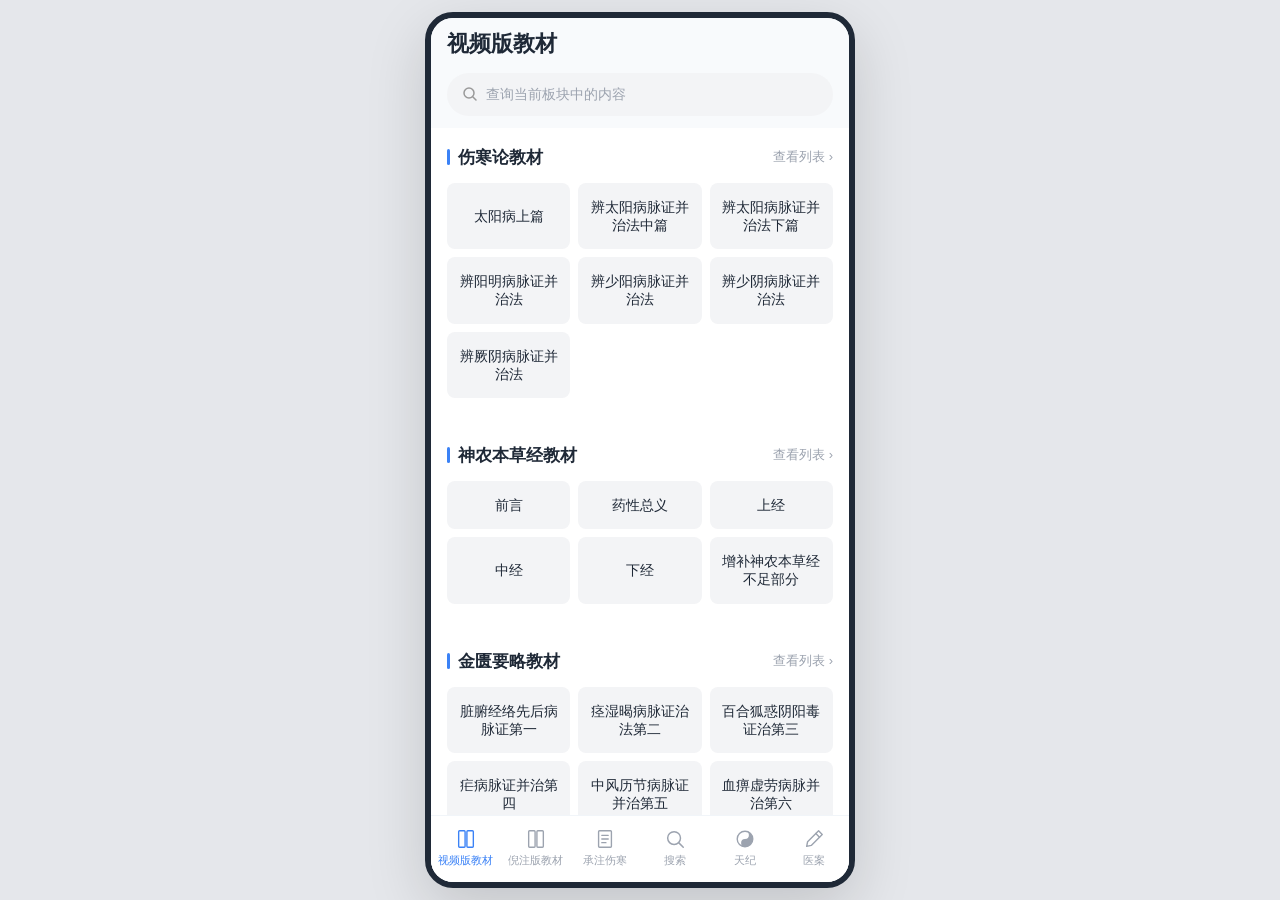
<file: index.html>
<!DOCTYPE html>
<html lang="zh-CN">
<head>
  <meta charset="UTF-8">
  <meta name="viewport" content="width=device-width, initial-scale=1.0, maximum-scale=1.0, user-scalable=no, viewport-fit=cover">
  <meta name="apple-mobile-web-app-capable" content="yes">
  <meta name="apple-mobile-web-app-status-bar-style" content="black-translucent">
  <meta name="theme-color" content="#ffffff">
  <title>倪海厦中医教材</title>
  <link rel="stylesheet" href="style.css">
</head>
<body>
  <div class="phone-frame">
    <div class="app-container">

      <!-- ==================== 首页（图1） ==================== -->
      <section class="page page-home active" data-page="home">
                <div class="app-header">
          <h1 class="app-title" id="board-title">视频版教材</h1>
          <div class="search-box">
            <svg class="search-icon" width="16" height="16" viewBox="0 0 16 16" fill="none">
              <circle cx="7" cy="7" r="5" stroke="#999" stroke-width="1.5"/>
              <line x1="11" y1="11" x2="14" y2="14" stroke="#999" stroke-width="1.5" stroke-linecap="round"/>
            </svg>
            <input type="text" id="home-search" placeholder="查询当前板块中的内容" autocomplete="off">
            <button class="search-clear" id="search-clear" style="display:none">×</button>
          </div>
        </div>

        <div class="scrollable" id="home-content">
          <!-- 书籍分类容器（动态渲染） -->
          <div id="book-sections-container"></div>

          <!-- 搜索结果面板 -->
          <div class="search-results" id="search-results" style="display:none">
            <div class="search-result-header">
              <span>搜索结果</span>
              <span id="search-count" class="search-count"></span>
            </div>
            <div id="search-results-list"></div>
          </div>

          <div class="bottom-spacer"></div>
        </div>

        <div class="tab-bar">
          <a class="tab tab-active" data-tab="video" href="#">
            <svg width="22" height="22" viewBox="0 0 24 24" fill="none">
              <path d="M4 4 Q4 3 5 3 H10 Q11 3 11 4 V20 Q11 21 10 21 H5 Q4 21 4 20 Z" stroke="currentColor" stroke-width="1.5"/>
              <path d="M13 4 Q13 3 14 3 H19 Q20 3 20 4 V20 Q20 21 19 21 H14 Q13 21 13 20 Z" stroke="currentColor" stroke-width="1.5"/>
            </svg>
            <span>视频版教材</span>
          </a>
          <a class="tab" data-tab="nizhu" href="#">
            <svg width="22" height="22" viewBox="0 0 24 24" fill="none">
              <path d="M4 4 Q4 3 5 3 H10 Q11 3 11 4 V20 Q11 21 10 21 H5 Q4 21 4 20 Z" stroke="currentColor" stroke-width="1.5"/>
              <path d="M13 4 Q13 3 14 3 H19 Q20 3 20 4 V20 Q20 21 19 21 H14 Q13 21 13 20 Z" stroke="currentColor" stroke-width="1.5"/>
            </svg>
            <span>倪注版教材</span>
          </a>
          <a class="tab" data-tab="chengdan" href="#">
            <svg width="22" height="22" viewBox="0 0 24 24" fill="none">
              <path d="M6 3 H18 Q19 3 19 4 V20 Q19 21 18 21 H6 Q5 21 5 20 V4 Q5 3 6 3 Z" stroke="currentColor" stroke-width="1.5"/>
              <line x1="8.5" y1="8" x2="15.5" y2="8" stroke="currentColor" stroke-width="1.5" stroke-linecap="round"/>
              <line x1="8.5" y1="12" x2="15.5" y2="12" stroke="currentColor" stroke-width="1.5" stroke-linecap="round"/>
              <line x1="8.5" y1="16" x2="13" y2="16" stroke="currentColor" stroke-width="1.5" stroke-linecap="round"/>
            </svg>
            <span>承注伤寒</span>
          </a>
          <a class="tab" data-tab="search" href="#">
            <svg width="22" height="22" viewBox="0 0 24 24" fill="none">
              <circle cx="11" cy="11" r="7" stroke="currentColor" stroke-width="1.6"/>
              <line x1="16.5" y1="16.5" x2="21" y2="21" stroke="currentColor" stroke-width="1.6" stroke-linecap="round"/>
            </svg>
            <span>搜索</span>
          </a>
          <a class="tab" data-tab="tianji" href="#">
            <svg width="22" height="22" viewBox="0 0 24 24" fill="none">
              <circle cx="12" cy="12" r="8.5" stroke="currentColor" stroke-width="1.5"/>
              <path d="M12 3.5 A8.5 8.5 0 0 1 12 20.5 A4.25 4.25 0 0 1 12 12 A4.25 4.25 0 0 0 12 3.5 Z" fill="currentColor"/>
            </svg>
            <span>天纪</span>
          </a>
          <a class="tab" data-tab="yian" href="#">
            <svg width="22" height="22" viewBox="0 0 24 24" fill="none">
              <path d="M17 3 L21 7 L9 19 L4 20 L5 15 Z" stroke="currentColor" stroke-width="1.5" stroke-linejoin="round"/>
              <line x1="14" y1="6" x2="18" y2="10" stroke="currentColor" stroke-width="1.5" stroke-linecap="round"/>
            </svg>
            <span>医案</span>
          </a>
        </div>
      </section>

      <!-- ==================== 章节列表页（图2） ==================== -->
      <section class="page page-jie" data-page="jie">
                <div class="app-header app-header-detail">
          <a class="back-btn" data-back="home">
            <svg width="20" height="20" viewBox="0 0 20 20" fill="none">
              <path d="M13 4 L7 10 L13 16" stroke="#3b82f6" stroke-width="2" stroke-linecap="round" stroke-linejoin="round"/>
            </svg>
          </a>
          <h1 class="app-title app-title-center" id="jie-title">黄帝内经文字稿</h1>
        </div>

        <div class="scrollable" id="jie-content">
          <div class="top-tabs" id="top-tabs"></div>
          <div class="jie-list" id="jie-list"></div>
          <div class="bottom-spacer"></div>
        </div>
      </section>

      <!-- ==================== 全局搜索页 ==================== -->
      <section class="page page-search" data-page="search">
        <div class="app-header app-header-detail">
          <a class="back-btn" data-back="home">
            <svg width="20" height="20" viewBox="0 0 20 20" fill="none">
              <path d="M13 4 L7 10 L13 16" stroke="#3b82f6" stroke-width="2" stroke-linecap="round" stroke-linejoin="round"/>
            </svg>
          </a>
          <div class="search-box search-box-expand">
            <svg class="search-icon" width="16" height="16" viewBox="0 0 16 16" fill="none">
              <circle cx="7" cy="7" r="5" stroke="#999" stroke-width="1.5"/>
              <line x1="11" y1="11" x2="14" y2="14" stroke="#999" stroke-width="1.5" stroke-linecap="round"/>
            </svg>
            <input type="text" id="global-search" placeholder="搜索全部教材" autocomplete="off">
            <button class="search-clear" id="global-search-clear" style="display:none">×</button>
          </div>
        </div>

        <div class="scrollable" id="global-search-content">
          <div class="global-search-hint" id="global-search-hint">
            <div class="global-search-hint-icon">🔍</div>
            <p>输入关键词，搜索全部教材内容</p>
            <p class="global-search-hint-sub">可搜索书名、章节、条文、药方、讲解正文</p>
          </div>
          <div class="search-results" id="global-search-results" style="display:none">
            <div class="search-result-header">
              <span>搜索结果</span>
              <span id="global-search-count" class="search-count"></span>
            </div>
            <div id="global-search-results-list"></div>
          </div>
          <div class="bottom-spacer"></div>
        </div>
      </section>

      <!-- ==================== 内容详情页（图3） ==================== -->
      <section class="page page-content" data-page="content">
                <div class="app-header app-header-detail">
          <a class="back-btn" data-back="jie">
            <svg width="20" height="20" viewBox="0 0 20 20" fill="none">
              <path d="M13 4 L7 10 L13 16" stroke="#3b82f6" stroke-width="2" stroke-linecap="round" stroke-linejoin="round"/>
            </svg>
          </a>
          <h1 class="app-title app-title-center">文字稿内容详情</h1>
          <span style="width:32px;"></span>
        </div>

        <div class="scrollable" id="content-scroll">
          <article class="article" id="article"></article>
          <div class="bottom-spacer"></div>
        </div>

        <div class="content-toolbar">
          <a class="tool" id="btn-prev">
            <svg width="22" height="22" viewBox="0 0 24 24" fill="none">
              <path d="M19 5 L9 12 L19 19" stroke="currentColor" stroke-width="2" stroke-linecap="round" stroke-linejoin="round"/>
              <path d="M9 5 V19" stroke="currentColor" stroke-width="2" stroke-linecap="round"/>
            </svg>
            <span>上一篇</span>
          </a>
          <a class="tool" id="btn-hl" aria-label="切换高亮显示">
            <svg width="22" height="22" viewBox="0 0 24 24" fill="none">
              <path d="M12 3 L14.5 9 L21 10 L16 14.5 L17.5 21 L12 17.5 L6.5 21 L8 14.5 L3 10 L9.5 9 Z" fill="currentColor" stroke="currentColor" stroke-width="1.6" stroke-linejoin="round"/>
            </svg>
            <span>高亮</span>
          </a>
          <a class="tool" id="btn-next">
            <svg width="22" height="22" viewBox="0 0 24 24" fill="none">
              <path d="M5 5 L15 12 L5 19" stroke="currentColor" stroke-width="2" stroke-linecap="round" stroke-linejoin="round"/>
              <path d="M15 5 V19" stroke="currentColor" stroke-width="2" stroke-linecap="round"/>
            </svg>
            <span>下一篇</span>
          </a>
        </div>
      </section>

    </div>
  </div>

  <script src="data.js?v=5"></script>
  <script src="data_chengdan.js?v=5"></script>
  <script src="app.js"></script>
</body>
</html>
</file>
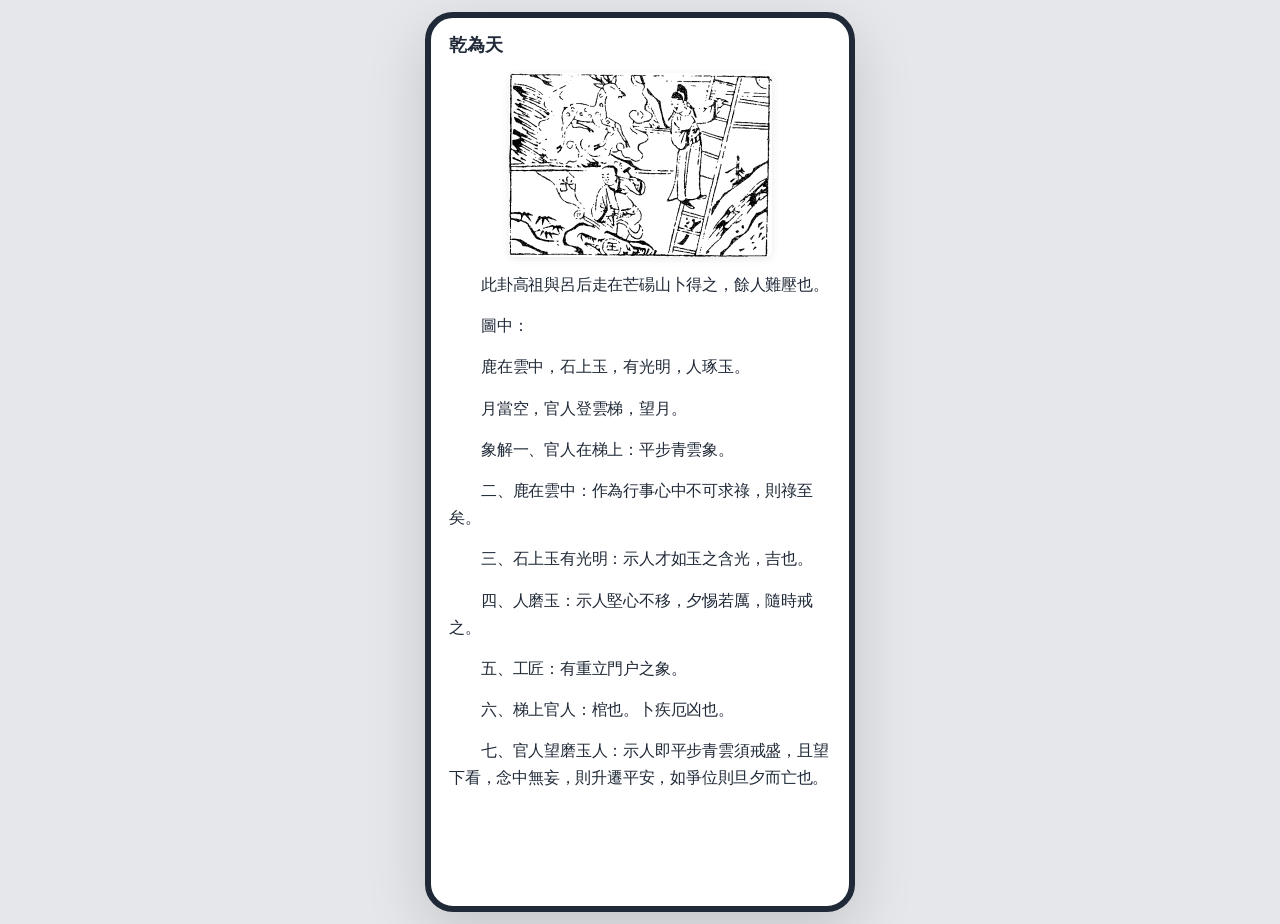
<file: test_qian.html>
<!DOCTYPE html><html><head><meta charset="utf-8"><style>/* ===== Reset & Base ===== */
* { margin: 0; padding: 0; box-sizing: border-box; -webkit-tap-highlight-color: transparent; }
html, body {
  font-family: -apple-system, BlinkMacSystemFont, "PingFang SC", "Microsoft YaHei", "Helvetica Neue", Helvetica, Arial, sans-serif;
  font-size: 15px;
  line-height: 1.6;
  color: #1f2937;
  background: #e5e7eb;
  overflow: hidden;
  height: 100%;
}
button { border: none; background: none; font: inherit; cursor: pointer; }
a { color: inherit; text-decoration: none; }
input { font: inherit; outline: none; border: none; background: transparent; }
img { max-width: 100%; }

/* ===== 手机外壳模拟 ===== */
.phone-frame {
  width: 100%;
  max-width: 430px;
  margin: 0 auto;
  height: 100vh;
  height: 100dvh; /* 手机浏览器地址栏会占位，用动态视口高度保证底部工具栏不被挤出屏幕 */
  background: #fff;
  position: relative;
  overflow: hidden;
  display: flex;
  flex-direction: column;
}

.app-container {
  position: relative;
  flex: 1;
  display: flex;
  flex-direction: column;
  overflow: hidden;
}

/* ===== 页面通用 ===== */
.page {
  position: absolute;
  inset: 0;
  display: none;
  flex-direction: column;
  background: #f8fafc;
}
.page.active { display: flex; animation: pageIn .25s ease-out; }

@keyframes pageIn {
  from { opacity: 0; transform: translateX(8px); }
  to   { opacity: 1; transform: translateX(0); }
}

/* ===== App 头部 ===== */
.app-header {
  padding: 4px 16px 12px;
  flex-shrink: 0;
  background: transparent;
  position: relative;
  z-index: 4;
}
.app-title {
  font-size: 22px;
  font-weight: 700;
  color: #1f2937;
  margin: 4px 0 12px;
}
.app-title-center {
  margin: 4px 0 0;
  font-size: 17px;
  text-align: center;
  font-weight: 600;
  flex: 1;
}
.app-header-detail {
  display: flex;
  align-items: center;
  gap: 8px;
  padding: 12px 12px 12px;
  background: #fff;
  /* 顶部留出安全距离，避免真机上返回箭头被系统状态栏/刘海遮挡 */
  padding-top: max(14px, env(safe-area-inset-top, 0px));
}
.back-btn {
  width: 44px;
  height: 44px;
  display: inline-flex;
  align-items: center;
  justify-content: center;
  margin-left: -4px;
  flex-shrink: 0;
  border-radius: 50%;
  background: rgba(59, 130, 246, 0.08);
}
.back-btn svg {
  width: 24px;
  height: 24px;
}

.search-box {
  background: rgba(255, 255, 255, 0.85);
  backdrop-filter: blur(8px);
  border-radius: 999px;
  padding: 9px 14px;
  display: flex;
  align-items: center;
  gap: 8px;
  border: 1px solid transparent;
  transition: border-color .2s;
  background-color: #f3f4f6;
}
.search-box:focus-within { border-color: #cbd5e1; }
.search-box .search-icon { flex-shrink: 0; }
.search-box input {
  flex: 1;
  font-size: 14px;
  color: #1f2937;
}
.search-box input::placeholder { color: #9ca3af; }
.search-clear {
  width: 18px; height: 18px; border-radius: 50%;
  background: #9ca3af; color: #fff;
  font-size: 13px; line-height: 1;
  display: flex; align-items: center; justify-content: center;
}

/* ===== 滚动区 ===== */
.scrollable {
  flex: 1;
  overflow-y: auto;
  -webkit-overflow-scrolling: touch;
  background: #fff;
}
.scrollable::-webkit-scrollbar { width: 0; }
.bottom-spacer { height: 80px; }

/* ===== 顶部分类Banner ===== */
.book-banner {
  display: flex;
  gap: 0;
  height: 96px;
  margin: 0 0 12px;
  background: #f3f4f6;
  position: relative;
  overflow: hidden;
}
.banner-item {
  flex: 1;
  position: relative;
  overflow: hidden;
  display: flex;
  align-items: center;
  justify-content: center;
}
.banner-item::before {
  content: '';
  position: absolute;
  inset: 0;
  background: linear-gradient(180deg, rgba(0,0,0,.25) 0%, rgba(0,0,0,.55) 100%);
  z-index: 1;
}
.banner-jinkui {
  background:
    linear-gradient(180deg, transparent, rgba(0,0,0,.55)),
    linear-gradient(135deg, #7a6450, #5e4a3e);
}
.banner-shennong {
  background:
    linear-gradient(180deg, transparent, rgba(0,0,0,.55)),
    linear-gradient(135deg, #4a7a5a, #2e5c3e);
  flex: 1.4;
}
.banner-zhenjiu {
  background:
    linear-gradient(180deg, transparent, rgba(0,0,0,.55)),
    linear-gradient(135deg, #5a6a5a, #3a4f3e);
}
.banner-text {
  position: relative;
  z-index: 2;
  color: #fff;
  font-size: 18px;
  font-weight: 700;
  letter-spacing: 1px;
  text-shadow: 0 2px 6px rgba(0,0,0,.7);
}

/* ===== 提示条 ===== */
.hint-bar {
  display: flex;
  align-items: center;
  gap: 6px;
  padding: 12px 16px;
  color: #4b5563;
  font-size: 13px;
  background: #fff;
  margin: 0 0 4px;
}
.hint-icon { font-size: 16px; }

/* ===== 教材section ===== */
.empty-board {
  display: flex;
  flex-direction: column;
  align-items: center;
  justify-content: center;
  padding: 80px 32px;
  text-align: center;
}
.empty-board-icon {
  font-size: 48px;
  margin-bottom: 16px;
  opacity: 0.7;
}
.empty-board-title {
  font-size: 18px;
  font-weight: 700;
  color: #6b7280;
  margin-bottom: 8px;
}
.empty-board-desc {
  font-size: 14px;
  color: #9ca3af;
}
.book-section {
  background: #fff;
  margin-bottom: 12px;
  padding: 16px 0 4px;
}
.section-header {
  display: flex;
  align-items: center;
  padding: 0 16px 12px;
}
.section-bar {
  width: 3px;
  height: 16px;
  background: #3b82f6;
  border-radius: 2px;
  margin-right: 8px;
}
.section-title {
  flex: 1;
  font-size: 17px;
  font-weight: 700;
  color: #1f2937;
}
.section-link {
  color: #9ca3af;
  font-size: 13px;
  cursor: pointer;
}

.chapter-grid {
  display: grid;
  grid-template-columns: repeat(3, 1fr);
  gap: 8px;
  padding: 0 16px 12px;
}
.chapter-btn {
  background: #f3f4f6;
  border-radius: 8px;
  padding: 14px 6px;
  text-align: center;
  font-size: 14px;
  color: #1f2937;
  font-weight: 500;
  cursor: pointer;
  transition: background .15s, transform .1s;
  border: 1px solid transparent;
  display: flex;
  align-items: center;
  justify-content: center;
  min-height: 44px;
  line-height: 1.3;
}
.chapter-btn:active {
  background: #e5e7eb;
  transform: scale(.96);
}
.chapter-btn.disabled {
  background: #f9fafb;
  color: #d1d5db;
  cursor: not-allowed;
}
.chapter-btn-more {
  background: #eff6ff;
  color: #3b82f6;
  border: 1px dashed #93c5fd;
  font-size: 13px;
}

/* ===== 搜索结果 ===== */
.search-results {
  background: #fff;
  margin-top: 12px;
}
.search-result-header {
  display: flex;
  justify-content: space-between;
  align-items: center;
  padding: 14px 16px 8px;
  font-weight: 700;
  font-size: 15px;
  border-bottom: 1px solid #f1f5f9;
}
.search-count {
  font-size: 12px;
  color: #9ca3af;
  font-weight: 400;
}
.search-item {
  padding: 14px 16px;
  border-bottom: 1px solid #f1f5f9;
  cursor: pointer;
}
.search-item:active { background: #f8fafc; }
.search-item-title {
  font-size: 15px;
  font-weight: 600;
  color: #1f2937;
  margin-bottom: 6px;
}
.search-item-bread {
  font-size: 12px;
  color: #6b7280;
  margin-bottom: 6px;
}
.search-item-snippet {
  font-size: 13px;
  color: #4b5563;
  line-height: 1.6;
  display: -webkit-box;
  -webkit-line-clamp: 2;
  -webkit-box-orient: vertical;
  overflow: hidden;
}

/* ===== 搜索分组（按书） ===== */
.search-group {
  border-bottom: 1px solid #f1f5f9;
}
.search-group-head {
  display: flex;
  align-items: center;
  justify-content: space-between;
  padding: 15px 16px;
  background: #f8fafc;
  cursor: pointer;
  border-bottom: 1px solid #eef2f7;
}
.search-group-head:active { background: #f1f5f9; }
.search-group-left {
  display: flex;
  align-items: center;
  gap: 8px;
}
.search-group-arrow {
  font-size: 13px;
  color: #6b7280;
  width: 14px;
  transition: transform .2s;
}
.search-group-name {
  font-size: 15px;
  font-weight: 700;
  color: #1f2937;
}
.search-group-count {
  font-size: 12px;
  color: #3b82f6;
  background: rgba(59,130,246,.1);
  padding: 2px 8px;
  border-radius: 999px;
  font-weight: 600;
}
.search-group-body {
  display: none;
}
.search-group-body.open {
  display: block;
}
.search-item-snippet mark {
  background: #fef3c7;
  color: #92400e;
  padding: 0 2px;
}

/* ===== Tab Bar ===== */
.tab-bar {
  display: flex;
  background: #fff;
  border-top: 1px solid #f1f5f9;
  padding: 6px 0 calc(6px + env(safe-area-inset-bottom));
  flex-shrink: 0;
}
.tab {
  flex: 1;
  display: flex;
  flex-direction: column;
  align-items: center;
  gap: 2px;
  padding: 6px 0;
  color: #9ca3af;
  font-size: 11px;
  cursor: pointer;
}
.tab svg { color: currentColor; }
.tab.tab-active { color: #3b82f6; }

/* ===== 章节列表页（图2） ===== */
.page-jie { background: #f8fafc; }
.top-tabs {
  display: flex;
  overflow-x: auto;
  background: #fff;
  border-bottom: 1px solid #f1f5f9;
  -webkit-overflow-scrolling: touch;
  scrollbar-width: none;
}
.top-tabs::-webkit-scrollbar { display: none; }
.top-tab {
  padding: 14px 14px 12px;
  font-size: 15px;
  color: #6b7280;
  font-weight: 500;
  white-space: nowrap;
  position: relative;
  flex-shrink: 0;
}
.top-tab.active {
  color: #1f2937;
  font-weight: 700;
}
.top-tab.active::after {
  content: '';
  position: absolute;
  bottom: 0;
  left: 14px;
  right: 14px;
  height: 2px;
  background: #3b82f6;
  border-radius: 2px;
}

.jie-list {
  background: #fff;
}
.jie-card {
  border-bottom: 1px solid #f1f5f9;
  padding: 16px 16px;
  cursor: pointer;
  position: relative;
}
.jie-card:active { background: #f8fafc; }
.jie-card-head {
  display: flex;
  align-items: center;
  gap: 8px;
  margin-bottom: 8px;
}
.jie-card-pian {
  font-size: 12px;
  color: #3b82f6;
  background: #eff6ff;
  padding: 3px 8px;
  border-radius: 4px;
  flex-shrink: 0;
  max-width: 180px;
  overflow: hidden;
  text-overflow: ellipsis;
  white-space: nowrap;
}
.jie-card-title {
  font-size: 16px;
  font-weight: 600;
  color: #1f2937;
  line-height: 1.4;
  flex: 1;
}
.jie-card-snippet {
  font-size: 13px;
  color: #6b7280;
  line-height: 1.6;
  display: -webkit-box;
  -webkit-line-clamp: 2;
  -webkit-box-orient: vertical;
  overflow: hidden;
  margin-bottom: 10px;
}
.jie-card-meta {
  display: flex;
  justify-content: space-between;
  align-items: center;
}
.jie-card-tag {
  background: #3b82f6;
  color: #fff;
  font-size: 12px;
  padding: 3px 10px;
  border-radius: 4px;
}
.jie-card-pos {
  font-size: 13px;
  color: #9ca3af;
}

/* ===== 内容详情页（图3） ===== */
.page-content { background: #fff; }
.page-content .app-header { background: #fff; }
#content-scroll {
  background: #fff;
  padding: 8px 0;
}
.article {
  padding: 14px 18px;
  font-size: 16px;
  line-height: 1.7;
  letter-spacing: -0.2px;
  color: #1f2937;
}
.article-title {
  font-size: 18px;
  font-weight: 700;
  color: #1f2937;
  margin-bottom: 14px;
  line-height: 1.5;
}
.article-breadcrumb {
  display: flex;
  gap: 6px;
  flex-wrap: wrap;
  margin-bottom: 14px;
}
.article-breadcrumb .crumb {
  font-size: 12px;
  padding: 3px 8px;
  border-radius: 4px;
  background: #fef3c7;
  color: #92400e;
}
.article-content {
  white-space: pre-wrap;
  word-wrap: break-word;
  font-size: 16px;
  line-height: 1.7;
  letter-spacing: -0.2px;
}
.article-content p {
  margin-bottom: 14px;
  text-indent: 2em;
}
.article-image {
  display: block;
  max-width: 100%;
  margin: 14px auto;
  border-radius: 6px;
  box-shadow: 0 2px 8px rgba(0,0,0,.08);
}
.article-page-indicator {
  text-align: center;
  color: #9ca3af;
  font-size: 12px;
  margin: 24px 0 8px;
  border-top: 1px solid #f1f5f9;
  padding-top: 14px;
}

/* ===== 底部工具栏 ===== */
.content-toolbar {
  display: flex;
  background: #fff;
  border-top: 1px solid #f1f5f9;
  padding: 8px 0 calc(8px + env(safe-area-inset-bottom));
  flex-shrink: 0;
}
.tool {
  flex: 1;
  display: flex;
  flex-direction: column;
  align-items: center;
  gap: 2px;
  color: #4b5563;
  font-size: 11px;
  cursor: pointer;
  padding: 4px 0;
}
.tool:active { color: #3b82f6; }
.tool.disabled {
  color: #d1d5db;
  cursor: not-allowed;
  pointer-events: none;
}
.tool svg { color: currentColor; }
/* 高亮开关：开启（实心五角星）时按钮着色，关闭时灰色空心 */
#btn-hl svg { transition: color .15s ease; }
#btn-hl:not(.hl-active) { color: #9ca3af; }
#btn-hl.hl-active { color: #f59e0b; }
#btn-hl.hl-active svg { color: #f59e0b; }
/* 关闭高亮时隐藏正文里的标黄，但保留文字内容与排版 */
.article.hl-hidden .search-hl {
  background: transparent;
  color: inherit;
  font-weight: inherit;
  padding: 0;
}

/* ===== 方剂灰色框 ===== */
.formula-box {
  background: #f3f4f6;
  border: 1px solid #e5e7eb;
  border-radius: 10px;
  padding: 14px 16px;
  margin: 12px 0;
}
.formula-box h4 {
  text-align: center;
  font-size: 1.05em;
  font-weight: 600;
  color: #1f2937;
  margin-bottom: 10px;
  padding-bottom: 8px;
  border-bottom: 1px dashed #d1d5db;
}
.formula-box p {
  margin: 4px 0;
  line-height: 1.7;
  color: #374151;
}
.formula-box p + p {
  margin-top: 6px;
}

/* ===== 全局搜索页 ===== */
.search-box-expand {
  flex: 1;
  min-width: 0;
}
.global-search-hint {
  padding: 80px 30px;
  text-align: center;
  color: #9ca3af;
}
.global-search-hint-icon {
  font-size: 40px;
  margin-bottom: 16px;
}
.global-search-hint p {
  font-size: 15px;
  margin-bottom: 6px;
}
.global-search-hint-sub {
  font-size: 13px;
  color: #b6bcc4;
}

/* ===== 响应式 ===== */
@media (min-width: 500px) {
  body { padding: 12px 0; }
  .phone-frame {
    border-radius: 28px;
    height: calc(100vh - 24px);
    box-shadow: 0 20px 60px rgba(0,0,0,.15);
    border: 6px solid #1f2937;
  }
}

/* 内容页搜索关键词标黄 */
.search-hl {
  background: #fff3a3;
  color: #7a4b00;
  padding: 0 2px;
  border-radius: 2px;
  font-weight: 600;
}

/* ===== 医案板块：一行一条 ===== */
.article-content.yian-content {
  padding-top: 4px;
}
.yian-line {
  margin: 0 0 10px 0;
  line-height: 1.75;
  padding-left: 0;
}
.yian-label {
  display: inline-block;
  min-width: 5.2em;
  color: #a8552b;
  font-weight: 700;
  margin-right: 2px;
}

/* ===== 条文块（倪注金匮）===== */
.verse-box {
  background: #fffaf0;
  border-left: 4px solid #d9a441;
  border-radius: 0 8px 8px 0;
  padding: 12px 14px;
  margin: 4px 0 16px 0;
  font-weight: 600;
  color: #7a4b12;
  line-height: 1.85;
  font-size: 1.02em;
}

/* ===== 方剂框：网格式组成（倪注金匮）===== */
.formula-head {
  text-align: center;
  font-size: 1.08em;
  font-weight: 700;
  color: #8a4b1e;
  padding-bottom: 9px;
  margin-bottom: 10px;
  border-bottom: 1px dashed #d1d5db;
  letter-spacing: .5px;
}
.formula-body {
  display: grid;
  grid-template-columns: repeat(auto-fill, minmax(46%, 1fr));
  gap: 4px 12px;
}
.fx-row {
  display: flex;
  align-items: baseline;
  gap: 8px;
  line-height: 1.7;
  font-size: .96em;
}
.fx-herb {
  flex: 0 0 4.2em;
  color: #1f2937;
  font-weight: 600;
}
.fx-dose {
  color: #5b6470;
  font-size: .92em;
}
.fx-decoct {
  margin-top: 10px;
  padding-top: 9px;
  border-top: 1px dashed #d1d5db;
  color: #4b5563;
  font-size: .94em;
  line-height: 1.75;
}

/* ===== 承淡安《伤寒论新注》：药方与针法一律排作楷体小字 ===== */
/* 正文段落（自成一节，避免以引号收尾的段落被合并） */
.cd-p {
  margin: 0 0 12px;
  text-indent: 0;
  white-space: normal;
}

/* 不另设边框/底色，随正文自然流下，只换字体与字号 */
.cd-kai {
  margin: 6px 0 12px;
  padding: 0;
  background: none;
  border: 0;
  font-family: "Kaiti SC", "STKaiti", "KaiTi", "楷体", "KaiTi_GB2312", "FangSong", "仿宋", serif;
  font-size: .82em;
  line-height: 1.85;
  letter-spacing: .02em;
  color: #4a4842;
  text-indent: 0;
  word-break: break-word;
}
.cd-kai .kai-name {
  font-weight: 700;
  color: #8a5a2b;
  letter-spacing: .04em;
}

body{overflow:auto;height:auto;background:#e5e7eb}
.phone-frame{height:auto;min-height:100vh;overflow:visible}
</style></head><body><div class="phone-frame"><div class="article">
<h1 class="article-title">乾為天</h1>
<img class="article-image" src="images/tianji/p011_i0.png"><div class="article-content"><p>此卦高祖與呂后走在芒碭山卜得之，餘人難壓也。</p><p>圖中：</p><p>鹿在雲中，石上玉，有光明，人琢玉。</p><p>月當空，官人登雲梯，望月。</p><p><span class="tianji-kai">象解一、官人在梯上：平步青雲象。</p><p>二、鹿在雲中：作為行事心中不可求祿，則祿至矣。</p><p>三、石上玉有光明：示人才如玉之含光，吉也。</p><p>四、人磨玉：示人堅心不移，夕惕若厲，隨時戒之。</p><p>五、工匠：有重立門户之象。</p><p>六、梯上官人：棺也。卜疾厄凶也。</p><p>七、官人望磨玉人：示人即平步青雲須戒盛，且望下看，念中無妄，則升遷平安，如爭位則旦夕而亡也。</span></p></div></div></div></body></html>
</file>
<file: style.css>
/* ===== Reset & Base ===== */
* { margin: 0; padding: 0; box-sizing: border-box; -webkit-tap-highlight-color: transparent; }
html, body {
  font-family: -apple-system, BlinkMacSystemFont, "PingFang SC", "Microsoft YaHei", "Helvetica Neue", Helvetica, Arial, sans-serif;
  font-size: 15px;
  line-height: 1.6;
  color: #1f2937;
  background: #e5e7eb;
  overflow: hidden;
  height: 100%;
}
button { border: none; background: none; font: inherit; cursor: pointer; }
a { color: inherit; text-decoration: none; }
input { font: inherit; outline: none; border: none; background: transparent; }
img { max-width: 100%; }

/* ===== 手机外壳模拟 ===== */
.phone-frame {
  width: 100%;
  max-width: 430px;
  margin: 0 auto;
  height: 100vh;
  height: 100dvh; /* 手机浏览器地址栏会占位，用动态视口高度保证底部工具栏不被挤出屏幕 */
  background: #fff;
  position: relative;
  overflow: hidden;
  display: flex;
  flex-direction: column;
}

.app-container {
  position: relative;
  flex: 1;
  display: flex;
  flex-direction: column;
  overflow: hidden;
}

/* ===== 页面通用 ===== */
.page {
  position: absolute;
  inset: 0;
  display: none;
  flex-direction: column;
  background: #f8fafc;
}
.page.active { display: flex; animation: pageIn .25s ease-out; }

@keyframes pageIn {
  from { opacity: 0; transform: translateX(8px); }
  to   { opacity: 1; transform: translateX(0); }
}

/* ===== App 头部 ===== */
.app-header {
  padding: 4px 16px 12px;
  flex-shrink: 0;
  background: transparent;
  position: relative;
  z-index: 4;
}
.app-title {
  font-size: 22px;
  font-weight: 700;
  color: #1f2937;
  margin: 4px 0 12px;
}
.app-title-center {
  margin: 4px 0 0;
  font-size: 17px;
  text-align: center;
  font-weight: 600;
  flex: 1;
}
.app-header-detail {
  display: flex;
  align-items: center;
  gap: 8px;
  padding: 12px 12px 12px;
  background: #fff;
  /* 顶部留出安全距离，避免真机上返回箭头被系统状态栏/刘海遮挡 */
  padding-top: max(14px, env(safe-area-inset-top, 0px));
}
.back-btn {
  width: 44px;
  height: 44px;
  display: inline-flex;
  align-items: center;
  justify-content: center;
  margin-left: -4px;
  flex-shrink: 0;
  border-radius: 50%;
  background: rgba(59, 130, 246, 0.08);
}
.back-btn svg {
  width: 24px;
  height: 24px;
}

.search-box {
  background: rgba(255, 255, 255, 0.85);
  backdrop-filter: blur(8px);
  border-radius: 999px;
  padding: 9px 14px;
  display: flex;
  align-items: center;
  gap: 8px;
  border: 1px solid transparent;
  transition: border-color .2s;
  background-color: #f3f4f6;
}
.search-box:focus-within { border-color: #cbd5e1; }
.search-box .search-icon { flex-shrink: 0; }
.search-box input {
  flex: 1;
  font-size: 14px;
  color: #1f2937;
}
.search-box input::placeholder { color: #9ca3af; }
.search-clear {
  width: 18px; height: 18px; border-radius: 50%;
  background: #9ca3af; color: #fff;
  font-size: 13px; line-height: 1;
  display: flex; align-items: center; justify-content: center;
}

/* ===== 滚动区 ===== */
.scrollable {
  flex: 1;
  overflow-y: auto;
  -webkit-overflow-scrolling: touch;
  background: #fff;
}
.scrollable::-webkit-scrollbar { width: 0; }
.bottom-spacer { height: 80px; }

/* ===== 顶部分类Banner ===== */
.book-banner {
  display: flex;
  gap: 0;
  height: 96px;
  margin: 0 0 12px;
  background: #f3f4f6;
  position: relative;
  overflow: hidden;
}
.banner-item {
  flex: 1;
  position: relative;
  overflow: hidden;
  display: flex;
  align-items: center;
  justify-content: center;
}
.banner-item::before {
  content: '';
  position: absolute;
  inset: 0;
  background: linear-gradient(180deg, rgba(0,0,0,.25) 0%, rgba(0,0,0,.55) 100%);
  z-index: 1;
}
.banner-jinkui {
  background:
    linear-gradient(180deg, transparent, rgba(0,0,0,.55)),
    linear-gradient(135deg, #7a6450, #5e4a3e);
}
.banner-shennong {
  background:
    linear-gradient(180deg, transparent, rgba(0,0,0,.55)),
    linear-gradient(135deg, #4a7a5a, #2e5c3e);
  flex: 1.4;
}
.banner-zhenjiu {
  background:
    linear-gradient(180deg, transparent, rgba(0,0,0,.55)),
    linear-gradient(135deg, #5a6a5a, #3a4f3e);
}
.banner-text {
  position: relative;
  z-index: 2;
  color: #fff;
  font-size: 18px;
  font-weight: 700;
  letter-spacing: 1px;
  text-shadow: 0 2px 6px rgba(0,0,0,.7);
}

/* ===== 提示条 ===== */
.hint-bar {
  display: flex;
  align-items: center;
  gap: 6px;
  padding: 12px 16px;
  color: #4b5563;
  font-size: 13px;
  background: #fff;
  margin: 0 0 4px;
}
.hint-icon { font-size: 16px; }

/* ===== 教材section ===== */
.empty-board {
  display: flex;
  flex-direction: column;
  align-items: center;
  justify-content: center;
  padding: 80px 32px;
  text-align: center;
}
.empty-board-icon {
  font-size: 48px;
  margin-bottom: 16px;
  opacity: 0.7;
}
.empty-board-title {
  font-size: 18px;
  font-weight: 700;
  color: #6b7280;
  margin-bottom: 8px;
}
.empty-board-desc {
  font-size: 14px;
  color: #9ca3af;
}
.book-section {
  background: #fff;
  margin-bottom: 12px;
  padding: 16px 0 4px;
}
.section-header {
  display: flex;
  align-items: center;
  padding: 0 16px 12px;
}
.section-bar {
  width: 3px;
  height: 16px;
  background: #3b82f6;
  border-radius: 2px;
  margin-right: 8px;
}
.section-title {
  flex: 1;
  font-size: 17px;
  font-weight: 700;
  color: #1f2937;
}
.section-link {
  color: #9ca3af;
  font-size: 13px;
  cursor: pointer;
}

.chapter-grid {
  display: grid;
  grid-template-columns: repeat(3, 1fr);
  gap: 8px;
  padding: 0 16px 12px;
}
.chapter-btn {
  background: #f3f4f6;
  border-radius: 8px;
  padding: 14px 6px;
  text-align: center;
  font-size: 14px;
  color: #1f2937;
  font-weight: 500;
  cursor: pointer;
  transition: background .15s, transform .1s;
  border: 1px solid transparent;
  display: flex;
  align-items: center;
  justify-content: center;
  min-height: 44px;
  line-height: 1.3;
}
.chapter-btn:active {
  background: #e5e7eb;
  transform: scale(.96);
}
.chapter-btn.disabled {
  background: #f9fafb;
  color: #d1d5db;
  cursor: not-allowed;
}
.chapter-btn-more {
  background: #eff6ff;
  color: #3b82f6;
  border: 1px dashed #93c5fd;
  font-size: 13px;
}

/* ===== 搜索结果 ===== */
.search-results {
  background: #fff;
  margin-top: 12px;
}
.search-result-header {
  display: flex;
  justify-content: space-between;
  align-items: center;
  padding: 14px 16px 8px;
  font-weight: 700;
  font-size: 15px;
  border-bottom: 1px solid #f1f5f9;
}
.search-count {
  font-size: 12px;
  color: #9ca3af;
  font-weight: 400;
}
.search-item {
  padding: 14px 16px;
  border-bottom: 1px solid #f1f5f9;
  cursor: pointer;
}
.search-item:active { background: #f8fafc; }
.search-item-title {
  font-size: 15px;
  font-weight: 600;
  color: #1f2937;
  margin-bottom: 6px;
}
.search-item-bread {
  font-size: 12px;
  color: #6b7280;
  margin-bottom: 6px;
}
.search-item-snippet {
  font-size: 13px;
  color: #4b5563;
  line-height: 1.6;
  display: -webkit-box;
  -webkit-line-clamp: 2;
  -webkit-box-orient: vertical;
  overflow: hidden;
}

/* ===== 搜索分组（按书） ===== */
.search-group {
  border-bottom: 1px solid #f1f5f9;
}
.search-group-head {
  display: flex;
  align-items: center;
  justify-content: space-between;
  padding: 15px 16px;
  background: #f8fafc;
  cursor: pointer;
  border-bottom: 1px solid #eef2f7;
}
.search-group-head:active { background: #f1f5f9; }
.search-group-left {
  display: flex;
  align-items: center;
  gap: 8px;
}
.search-group-arrow {
  font-size: 13px;
  color: #6b7280;
  width: 14px;
  transition: transform .2s;
}
.search-group-name {
  font-size: 15px;
  font-weight: 700;
  color: #1f2937;
}
.search-group-count {
  font-size: 12px;
  color: #3b82f6;
  background: rgba(59,130,246,.1);
  padding: 2px 8px;
  border-radius: 999px;
  font-weight: 600;
}
.search-group-body {
  display: none;
}
.search-group-body.open {
  display: block;
}
.search-item-snippet mark {
  background: #fef3c7;
  color: #92400e;
  padding: 0 2px;
}

/* ===== Tab Bar ===== */
.tab-bar {
  display: flex;
  background: #fff;
  border-top: 1px solid #f1f5f9;
  padding: 6px 0 calc(6px + env(safe-area-inset-bottom));
  flex-shrink: 0;
}
.tab {
  flex: 1;
  display: flex;
  flex-direction: column;
  align-items: center;
  gap: 2px;
  padding: 6px 0;
  color: #9ca3af;
  font-size: 11px;
  cursor: pointer;
}
.tab svg { color: currentColor; }
.tab.tab-active { color: #3b82f6; }

/* ===== 章节列表页（图2） ===== */
.page-jie { background: #f8fafc; }
.top-tabs {
  display: flex;
  overflow-x: auto;
  background: #fff;
  border-bottom: 1px solid #f1f5f9;
  -webkit-overflow-scrolling: touch;
  scrollbar-width: none;
}
.top-tabs::-webkit-scrollbar { display: none; }
.top-tab {
  padding: 14px 14px 12px;
  font-size: 15px;
  color: #6b7280;
  font-weight: 500;
  white-space: nowrap;
  position: relative;
  flex-shrink: 0;
}
.top-tab.active {
  color: #1f2937;
  font-weight: 700;
}
.top-tab.active::after {
  content: '';
  position: absolute;
  bottom: 0;
  left: 14px;
  right: 14px;
  height: 2px;
  background: #3b82f6;
  border-radius: 2px;
}

.jie-list {
  background: #fff;
}
.jie-card {
  border-bottom: 1px solid #f1f5f9;
  padding: 16px 16px;
  cursor: pointer;
  position: relative;
}
.jie-card:active { background: #f8fafc; }
.jie-card-head {
  display: flex;
  align-items: center;
  gap: 8px;
  margin-bottom: 8px;
}
.jie-card-pian {
  font-size: 12px;
  color: #3b82f6;
  background: #eff6ff;
  padding: 3px 8px;
  border-radius: 4px;
  flex-shrink: 0;
  max-width: 180px;
  overflow: hidden;
  text-overflow: ellipsis;
  white-space: nowrap;
}
.jie-card-title {
  font-size: 16px;
  font-weight: 600;
  color: #1f2937;
  line-height: 1.4;
  flex: 1;
}
.jie-card-snippet {
  font-size: 13px;
  color: #6b7280;
  line-height: 1.6;
  display: -webkit-box;
  -webkit-line-clamp: 2;
  -webkit-box-orient: vertical;
  overflow: hidden;
  margin-bottom: 10px;
}
.jie-card-meta {
  display: flex;
  justify-content: space-between;
  align-items: center;
}
.jie-card-tag {
  background: #3b82f6;
  color: #fff;
  font-size: 12px;
  padding: 3px 10px;
  border-radius: 4px;
}
.jie-card-pos {
  font-size: 13px;
  color: #9ca3af;
}

/* ===== 内容详情页（图3） ===== */
.page-content { background: #fff; }
.page-content .app-header { background: #fff; }
#content-scroll {
  background: #fff;
  padding: 8px 0;
}
.article {
  padding: 14px 18px;
  font-size: 16px;
  line-height: 1.7;
  letter-spacing: -0.2px;
  color: #1f2937;
}
.article-title {
  font-size: 18px;
  font-weight: 700;
  color: #1f2937;
  margin-bottom: 14px;
  line-height: 1.5;
}
.article-breadcrumb {
  display: flex;
  gap: 6px;
  flex-wrap: wrap;
  margin-bottom: 14px;
}
.article-breadcrumb .crumb {
  font-size: 12px;
  padding: 3px 8px;
  border-radius: 4px;
  background: #fef3c7;
  color: #92400e;
}
.article-content {
  white-space: pre-wrap;
  word-wrap: break-word;
  font-size: 16px;
  line-height: 1.7;
  letter-spacing: -0.2px;
}
.article-content p {
  margin-bottom: 14px;
  text-indent: 2em;
}
.article-image {
  display: block;
  max-width: 100%;
  margin: 14px auto;
  border-radius: 6px;
  box-shadow: 0 2px 8px rgba(0,0,0,.08);
}
.article-page-indicator {
  text-align: center;
  color: #9ca3af;
  font-size: 12px;
  margin: 24px 0 8px;
  border-top: 1px solid #f1f5f9;
  padding-top: 14px;
}

/* ===== 底部工具栏 ===== */
.content-toolbar {
  display: flex;
  background: #fff;
  border-top: 1px solid #f1f5f9;
  padding: 8px 0 calc(8px + env(safe-area-inset-bottom));
  flex-shrink: 0;
}
.tool {
  flex: 1;
  display: flex;
  flex-direction: column;
  align-items: center;
  gap: 2px;
  color: #4b5563;
  font-size: 11px;
  cursor: pointer;
  padding: 4px 0;
}
.tool:active { color: #3b82f6; }
.tool.disabled {
  color: #d1d5db;
  cursor: not-allowed;
  pointer-events: none;
}
.tool svg { color: currentColor; }
/* 高亮开关：开启（实心五角星）时按钮着色，关闭时灰色空心 */
#btn-hl svg { transition: color .15s ease; }
#btn-hl:not(.hl-active) { color: #9ca3af; }
#btn-hl.hl-active { color: #f59e0b; }
#btn-hl.hl-active svg { color: #f59e0b; }
/* 关闭高亮时隐藏正文里的标黄，但保留文字内容与排版 */
.article.hl-hidden .search-hl {
  background: transparent;
  color: inherit;
  font-weight: inherit;
  padding: 0;
}

/* ===== 方剂灰色框 ===== */
.formula-box {
  background: #f3f4f6;
  border: 1px solid #e5e7eb;
  border-radius: 10px;
  padding: 14px 16px;
  margin: 12px 0;
}
.formula-box h4 {
  text-align: center;
  font-size: 1.05em;
  font-weight: 600;
  color: #1f2937;
  margin-bottom: 10px;
  padding-bottom: 8px;
  border-bottom: 1px dashed #d1d5db;
}
.formula-box p {
  margin: 4px 0;
  line-height: 1.7;
  color: #374151;
}
.formula-box p + p {
  margin-top: 6px;
}

/* ===== 全局搜索页 ===== */
.search-box-expand {
  flex: 1;
  min-width: 0;
}
.global-search-hint {
  padding: 80px 30px;
  text-align: center;
  color: #9ca3af;
}
.global-search-hint-icon {
  font-size: 40px;
  margin-bottom: 16px;
}
.global-search-hint p {
  font-size: 15px;
  margin-bottom: 6px;
}
.global-search-hint-sub {
  font-size: 13px;
  color: #b6bcc4;
}

/* ===== 响应式 ===== */
@media (min-width: 500px) {
  body { padding: 12px 0; }
  .phone-frame {
    border-radius: 28px;
    height: calc(100vh - 24px);
    box-shadow: 0 20px 60px rgba(0,0,0,.15);
    border: 6px solid #1f2937;
  }
}

/* 内容页搜索关键词标黄 */
.search-hl {
  background: #fff3a3;
  color: #7a4b00;
  padding: 0 2px;
  border-radius: 2px;
  font-weight: 600;
}

/* ===== 医案板块：一行一条 ===== */
.article-content.yian-content {
  padding-top: 4px;
}
.yian-line {
  margin: 0 0 10px 0;
  line-height: 1.75;
  padding-left: 0;
}
.yian-label {
  display: inline-block;
  min-width: 5.2em;
  color: #a8552b;
  font-weight: 700;
  margin-right: 2px;
}

/* ===== 条文块（倪注金匮）===== */
.verse-box {
  background: #fffaf0;
  border-left: 4px solid #d9a441;
  border-radius: 0 8px 8px 0;
  padding: 12px 14px;
  margin: 4px 0 16px 0;
  font-weight: 600;
  color: #7a4b12;
  line-height: 1.85;
  font-size: 1.02em;
}

/* ===== 方剂框：网格式组成（倪注金匮）===== */
.formula-head {
  text-align: center;
  font-size: 1.08em;
  font-weight: 700;
  color: #8a4b1e;
  padding-bottom: 9px;
  margin-bottom: 10px;
  border-bottom: 1px dashed #d1d5db;
  letter-spacing: .5px;
}
.formula-body {
  display: grid;
  grid-template-columns: repeat(auto-fill, minmax(46%, 1fr));
  gap: 4px 12px;
}
.fx-row {
  display: flex;
  align-items: baseline;
  gap: 8px;
  line-height: 1.7;
  font-size: .96em;
}
.fx-herb {
  flex: 0 0 4.2em;
  color: #1f2937;
  font-weight: 600;
}
.fx-dose {
  color: #5b6470;
  font-size: .92em;
}
.fx-decoct {
  margin-top: 10px;
  padding-top: 9px;
  border-top: 1px dashed #d1d5db;
  color: #4b5563;
  font-size: .94em;
  line-height: 1.75;
}

/* ===== 承淡安《伤寒论新注》：药方与针法一律排作楷体小字 ===== */
/* 正文段落（自成一节，避免以引号收尾的段落被合并） */
.cd-p {
  margin: 0 0 12px;
  text-indent: 0;
  white-space: normal;
}

/* 不另设边框/底色，随正文自然流下，只换字体与字号 */
.cd-kai {
  margin: 6px 0 12px;
  padding: 0;
  background: none;
  border: 0;
  font-family: "Kaiti SC", "STKaiti", "KaiTi", "楷体", "KaiTi_GB2312", "FangSong", "仿宋", serif;
  font-size: .82em;
  line-height: 1.85;
  letter-spacing: .02em;
  color: #4a4842;
  text-indent: 0;
  word-break: break-word;
}
.cd-kai .kai-name {
  font-weight: 700;
  color: #8a5a2b;
  letter-spacing: .04em;
}
</file>
